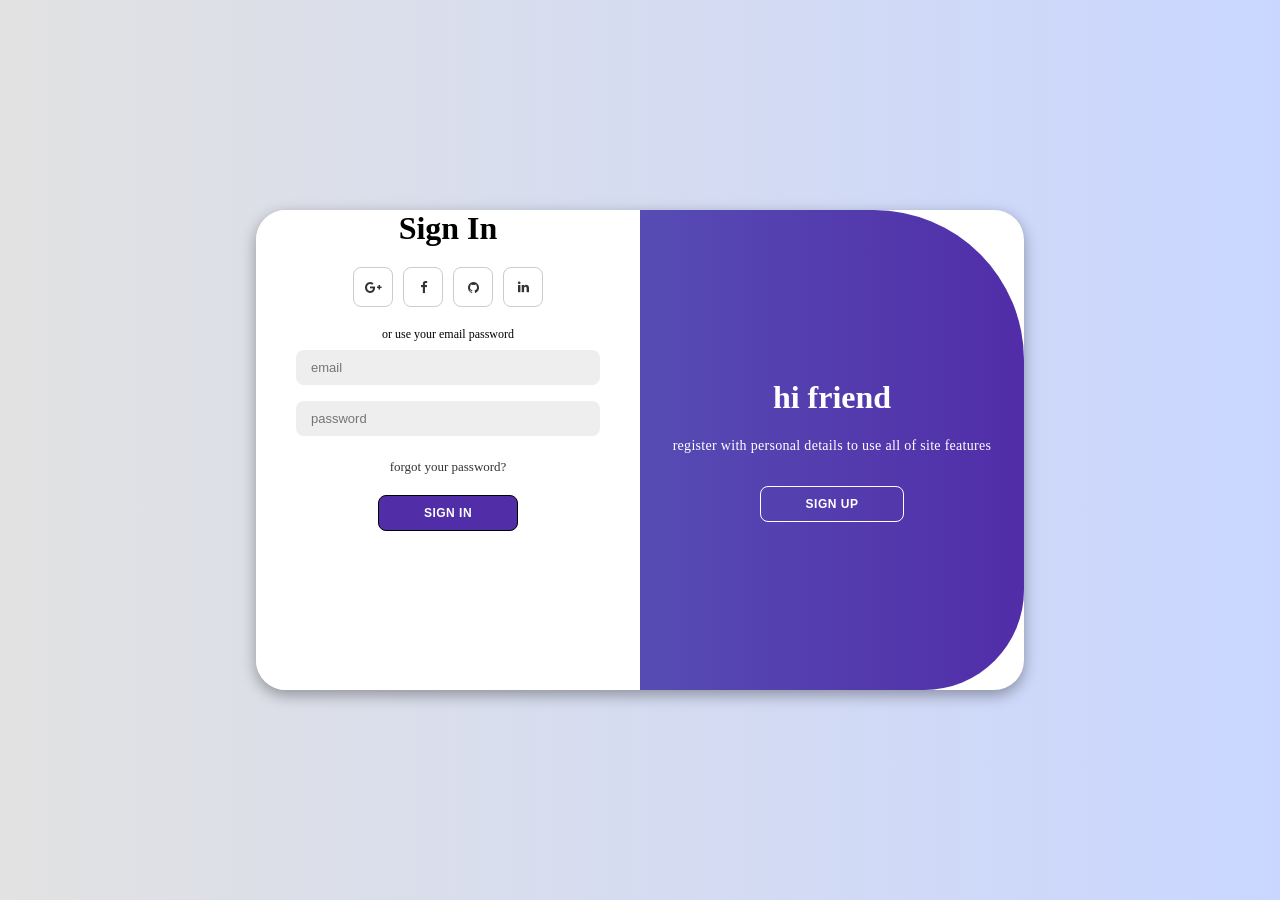
<file: login/index.html>
<!doctype html>
<html>
<head>
<meta charset="utf-8">
<title>login</title>
<link href="login.css" rel="stylesheet" type="text/css">
      <link rel="stylesheet" href="https://cdnjs.cloudflare.com/ajax/libs/font-awesome/4.7.0/css/font-awesome.min.css">
</head>

<body>
    <div class="container" id="container">
    <div class="form-container sign-up">
        <form action="auth.html" method="POST">
        <h1>create account</h1>
        <div class="social-icons">
            <a href="#" class="icon"><i class="fa fa-google-plus"></i></a>
            <a href="#" class="icon"><i class="fa fa-facebook-f"></i></a>
            <a href="#" class="icon"><i class="fa fa-github"></i></a>
            <a href="#" class="icon"><i class="fa fa-linkedin"></i></a>
            </div>
            <span>or use your email for registeration</span>
            <input type="text" name="signup_name" placeholder="name" required>
            <input type="email" name="signup_email" placeholder="email" required>
            <input type="password" name="signup_password" placeholder="password" required>
            <button type="submit" name="signup_btn">Sign Up</button>
        </form>
        </div>
         <div class="form-container sign-in">
        <form action="auth.html" method="POST">
        <h1>Sign In</h1>
        <div class="social-icons">
            <a href="#" class="icon"><i class="fa fa-google-plus"></i></a>
            <a href="#" class="icon"><i class="fa fa-facebook-f"></i></a>
            <a href="#" class="icon"><i class="fa fa-github"></i></a>
            <a href="#" class="icon"><i class="fa fa-linkedin"></i></a>
            </div>
            <span>or use your email password</span>
            <input type="email" name="signin_email" placeholder="email" required>
            <input type="password" name="signin_password" placeholder="password" required>
            <a href="#">forgot your password?</a>
            <button type="submit" name="signin_btn">Sign In</button>
        </form>
        </div>
        <div class="toggle-container">
        <div class="toggle">
        <div class="toggle-panel toggle-left">
          <h1>&nbsp;</h1>
          <h1>welcone back!</h1>
            <p>enter your personal details to use all of site features</p>
            <button class="hidden" id="login">Sign In</button>
          </div>
               <div class="toggle-panel toggle-right">
            <h1>hi friend</h1>
            <p>register with personal details to use all of site features</p>
            <button class="hidden" id="register">Sign Up</button>
            </div>
            </div>    
        </div>
    </div>
    
    
    
    <script>
    
        window.onload = function(){

const container = document.getElementById('container');
const registerBtn = document.getElementById('register');
const loginBtn = document.getElementById('login');


registerBtn.onclick = function(){
    container.classList.add("active");
}


loginBtn.onclick = function(){
    container.classList.remove("active");
}

}
        
    </script>
</body>
</html>
</file>
<file: login/login.css>
*{
    margin: 0;
    padding: 0;
    box-sizing: border-box;
}

body{
    background-color: #c9d6ff;
    background: linear-gradient(to right, #e2e2e2, #c9d6ff);
    display: flex;
    align-items: center;
    justify-content: center;
    flex-direction: column;
    height: 100vh;
}

.container{
    background-color: #fff;
    border-radius: 30px;
    box-shadow: 0 5px 15px rgba(0,0,0,0.35);
    position: relative;
    overflow: hidden;
    width: 768px;
    max-width: 100%;
    min-height: 480px;
}

.container p{
    font-size: 14px;
    line-height: 20px;
    letter-spacing: 0.3px;
    margin: 20px 0;
}

.container span{
    font-size: 12px;
}

.container a{
    color: #333;font-size: 13px;
    text-decoration: none;
    margin: 15px 0 10px;
}

.container button{
    background-color: #512da8;
    color: #fff;
    font-size: 12px;
    padding: 10px 45px;
    border: 1px solid #000;
    border-radius: 8px;
    font-weight: 600;
    letter-spacing: 0.5px;
    text-transform: uppercase;
    margin-top: 10px;
    cursor: pointer;
}

.container button.hidden{
    background-color: transparent;
    border-color: #fff
}

.container form{
    background-color: #fff;
    display: flex;
    align-items: center;
    flex-direction: column;
    padding: 0 40px;
    height: 100%;
}

.container input{
    background-color: #eee;
    border: none;
    margin: 8px 0;
    padding: 10px 15px;
    font-size: 13px;
    border-radius: 8px;
    width: 100%;
    outline: none;
}

.form-container{
    position: absolute;
    top: 0;
    height: 100%;
    transition: all 0.6s ease-in-out;
}

.sign-in{
    left: 0;
    width: 50%;
    z-index: 2;
}

.container.active .sign-in{
    transform: translateX(100%);
}

.sign-up{
    left: 0;
    width: 50%;
    opacity: 0;
    z-index: 1;
}

.container.active .sign-up{
    transform: translateX(100%);
    opacity: 1;
    z-index: 5;
    animation: move 0.6s;
}

@keyframes move{
    0%, 49.99%{
       opacity: 0;
        z-index: 1;
    }
    50%, 100%{
        opacity: 1;
        z-index: 5;
    }
}

.social-icons{
    margin: 20px 0;
}

.social-icons a{
    border: 1px solid #ccc;
    border-radius: 20%;
    display: inline-flex;
    justify-content: center;
    align-items: center;
    margin: 0 3px;
    width: 40px;
    height: 40px;
}

.toggle-container{
    position: absolute;
    top: 0;
    left: 50%;
    width: 50%;
    height: 100%;
    overflow: hidden;
    transition: all 0.6s ease-in-out;
    border-radius: 0 150px 100px 0;
    z-index: 100;
}

.container.active .toggle-container{
    transform: translateX(-100%);
}

.toggle{
    background-color: #512da8;
    height: 100%;
    background: linear-gradient(to right, #5c6bc0, #512da8);
    color: #fff;
    position: relative;
    left: -100%;
    height: 100%;
    width: 200%;
    transform: translateX(0);
    transition: all 0.6s ease-in-out;
}

.container.active .toggle{
    transform: translateX(50%);
}

.toggle-panel{
    position: absolute;
    width: 50%;
    height: 100%;
    display: flex;
    align-items: center;
    justify-content: center;
    flex-direction: column;
    padding: 0 30px;
    text-align: center;
    top: 0;
    transform: translateX(0);
    transition: all 0.6s ease-in-out;
}

.toggle-left{
    left: 0;
    transform: translateX(-200%);
}

.container.active .toggle-left{
    transform: translateX(0);
}

.toggle-right{
    right: 0;
    transform: translateX(0);
}

.container.active .toggle-right{
    transform: translateX(200%);
}
</file>
